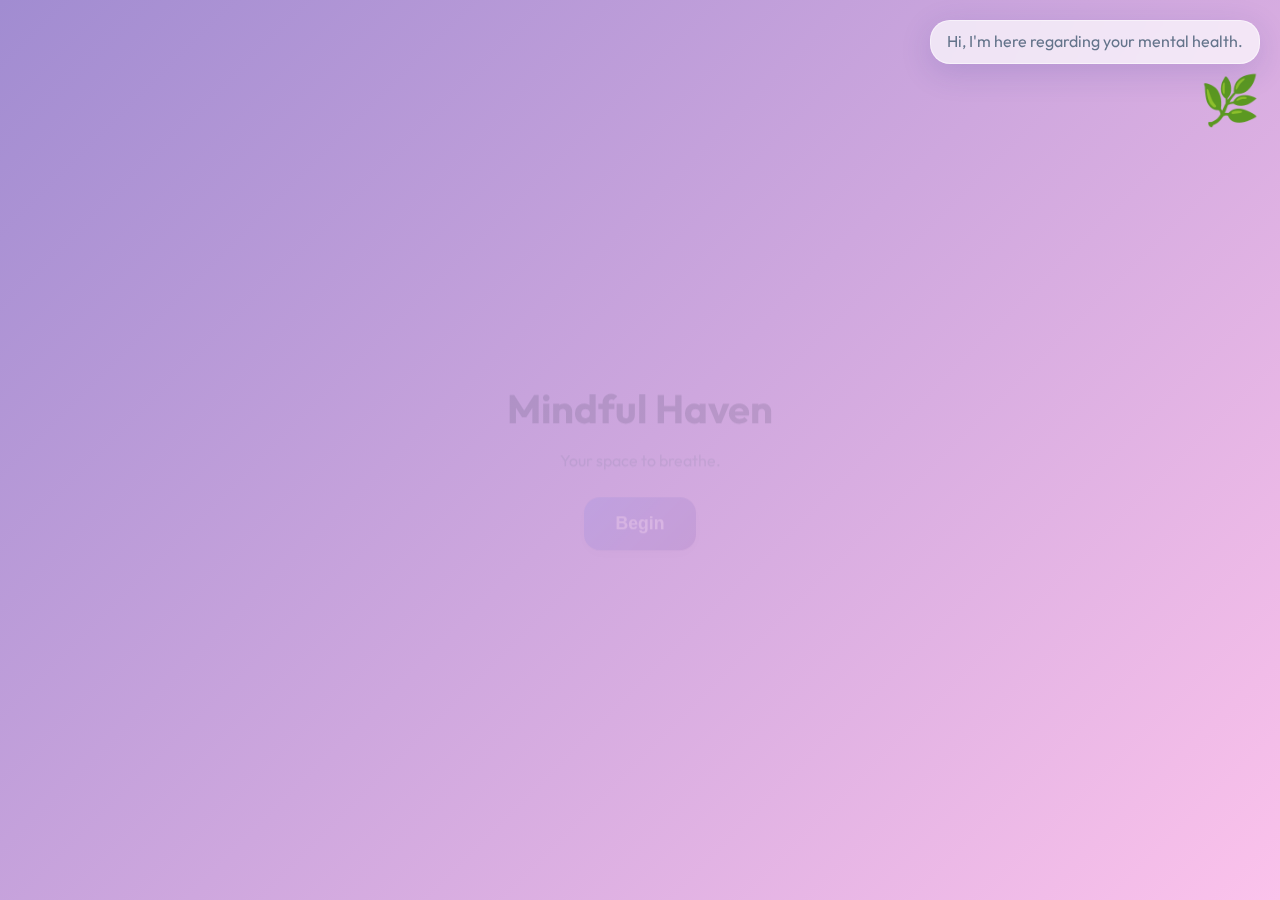
<file: index.html>
<!DOCTYPE html>
<html lang="en">

<head>
    <meta charset="UTF-8">
    <meta http-equiv="refresh" content="0; url=dashboard.html">
    <title>Redirecting...</title <script>
    window.location.href = "dashboard.html";
    </script>
</head>

<body>
    <p>Redirecting to <a href="dashboard.html">Login</a>...</p>
</body>

</html>
</file>
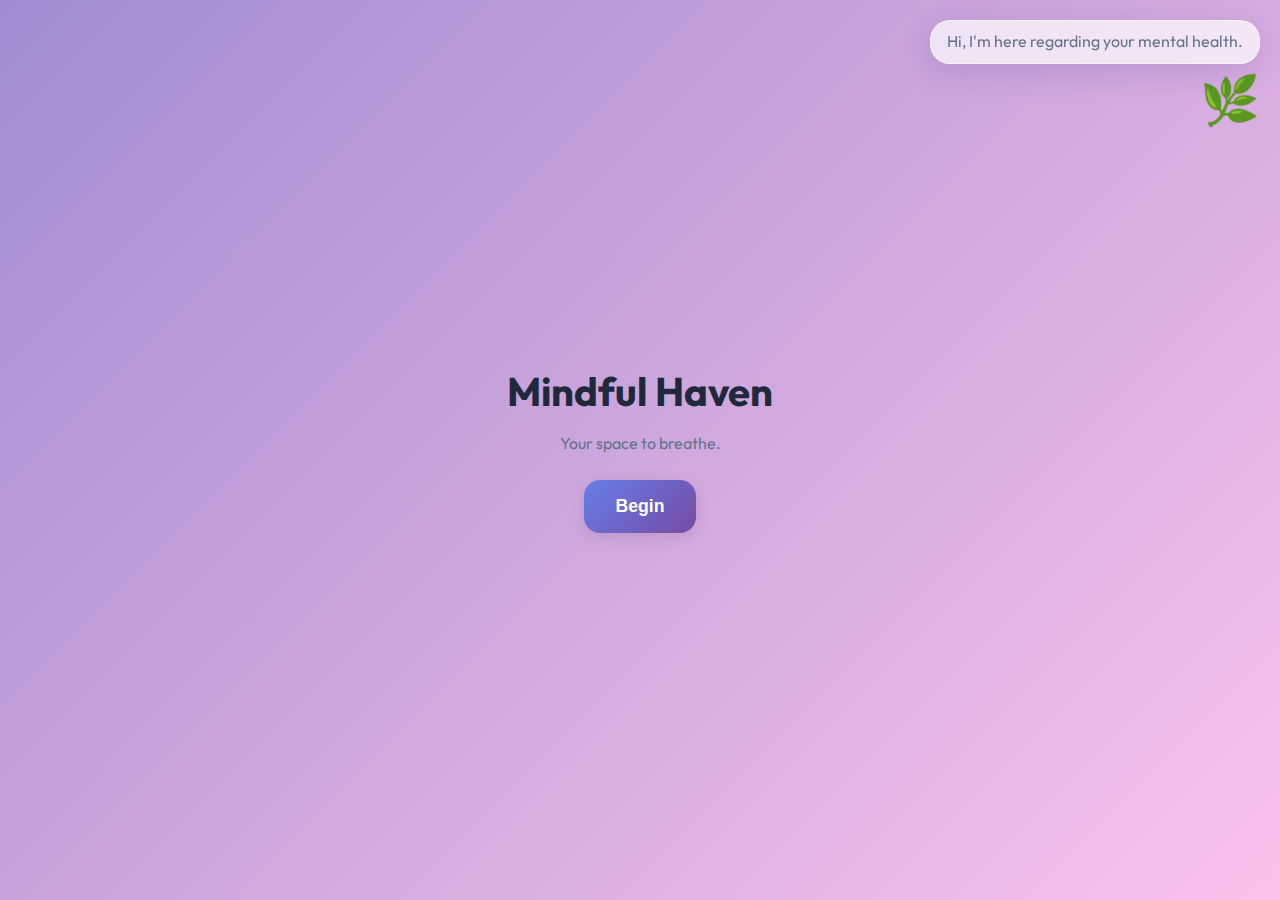
<file: breathing.html>
<!DOCTYPE html>
<html lang="en">

<head>
    <meta charset="UTF-8">
    <meta name="viewport" content="width=device-width, initial-scale=1.0">
    <title>Breathing Space - Mindful Haven</title>
    <link href="https://fonts.googleapis.com/css2?family=Outfit:wght@300;400;600&display=swap" rel="stylesheet">
    <link rel="stylesheet" href="style.css">
    <style>
        .nav-grid {
            display: grid;
            grid-template-columns: repeat(auto-fit, minmax(200px, 1fr));
            gap: 1.5rem;
            max-width: 1000px;
            margin: 2rem auto;
            padding: 0 1rem;
        }

        .nav-card {
            background: rgba(255, 255, 255, 0.7);
            padding: 1.5rem;
            border-radius: 16px;
            text-align: center;
            text-decoration: none;
            color: #2d3748;
            transition: all 0.3s ease;
            box-shadow: 0 4px 6px rgba(0, 0, 0, 0.05);
            backdrop-filter: blur(10px);
            border: 1px solid rgba(255, 255, 255, 0.3);
        }

        .nav-card:hover {
            transform: translateY(-5px);
            background: rgba(255, 255, 255, 0.9);
            box-shadow: 0 10px 15px rgba(0, 0, 0, 0.1);
        }

        .nav-card h3 {
            margin: 0;
            font-size: 1.2rem;
            color: var(--primary);
        }

        .breathing-center {
            text-align: center;
            padding: 3rem 1rem;
        }

        #breathing-circle {
            width: 150px;
            height: 150px;
            background: linear-gradient(135deg, #a8edea 0%, #fed6e3 100%);
            border-radius: 50%;
            margin: 2rem auto;
            animation: breathe 8s infinite ease-in-out;
            box-shadow: 0 0 30px rgba(168, 237, 234, 0.6);
            display: flex;
            align-items: center;
            justify-content: center;
            cursor: pointer;
        }

        @keyframes breathe {

            0%,
            100% {
                transform: scale(1);
                opacity: 0.8;
            }

            50% {
                transform: scale(1.5);
                opacity: 1;
            }
        }
    </style>
</head>

<body>
    <!-- Assistant -->
    <div style="position: fixed; top: 20px; right: 20px; display: flex; align-items: center; gap: 10px; z-index: 100;">
        <div class="glass-card" style="padding: 0.5rem 1rem; border-radius: 20px;">
            <p id="assistant-text" style="margin: 0;">Take a deep breath.</p>
        </div>
        <div style="font-size: 3rem;">🌿</div>
    </div>

    <div class="app-container">
        <header style="text-align: center; padding-top: 2rem; padding-bottom: 2rem;">
            <h1>Breathing Space</h1>
            <p>Connect to all parts of your journey</p>
        </header>

        <!-- Breathing Visual -->
        <div class="breathing-center">
            <div id="breathing-circle" onclick="toggleBreathing()">
                <span id="breathing-status" style="color: white; font-weight: 600;">Tap to Pause</span>
            </div>
        </div>

        <!-- Navigation Links -->
        <h2 style="text-align: center; margin-top: 2rem;">Explore</h2>
        <div class="nav-grid">
            <a href="dashboard.html" class="nav-card">
                <h3>🏠 Dashboard</h3>
            </a>
            <a href="chat.html" class="nav-card">
                <h3>💬 Chat Friend</h3>
            </a>
            <a href="games.html" class="nav-card">
                <h3>🎮 Games</h3>
            </a>
            <a href="jarnalling.html" class="nav-card">
                <h3>📓 Journal</h3>
            </a>
            <a href="music.html" class="nav-card">
                <h3>🎵 Music</h3>
            </a>
            <a href="stresstracker.html" class="nav-card">
                <h3>📊 Stress Tracker</h3>
            </a>
            <a href="game2.html" class="nav-card">
                <h3>🧩 More Games</h3>
            </a>
            <a href="temp_music.html" class="nav-card">
                <h3>🎧 Cool Music</h3>
            </a>
            <a href="help.html" class="nav-card" style="border-color: #feb2b2;">
                <h3 style="color: #c53030;">🆘 Help</h3>
            </a>
            <a href="index.html" class="nav-card">
                <h3>👋 Intro</h3>
            </a>
            <a href="login.html" class="nav-card">
                <h3>🔑 Login</h3>
            </a>
        </div>

    </div>

    <script src="script.js"></script>
</body>

</html>
</file>
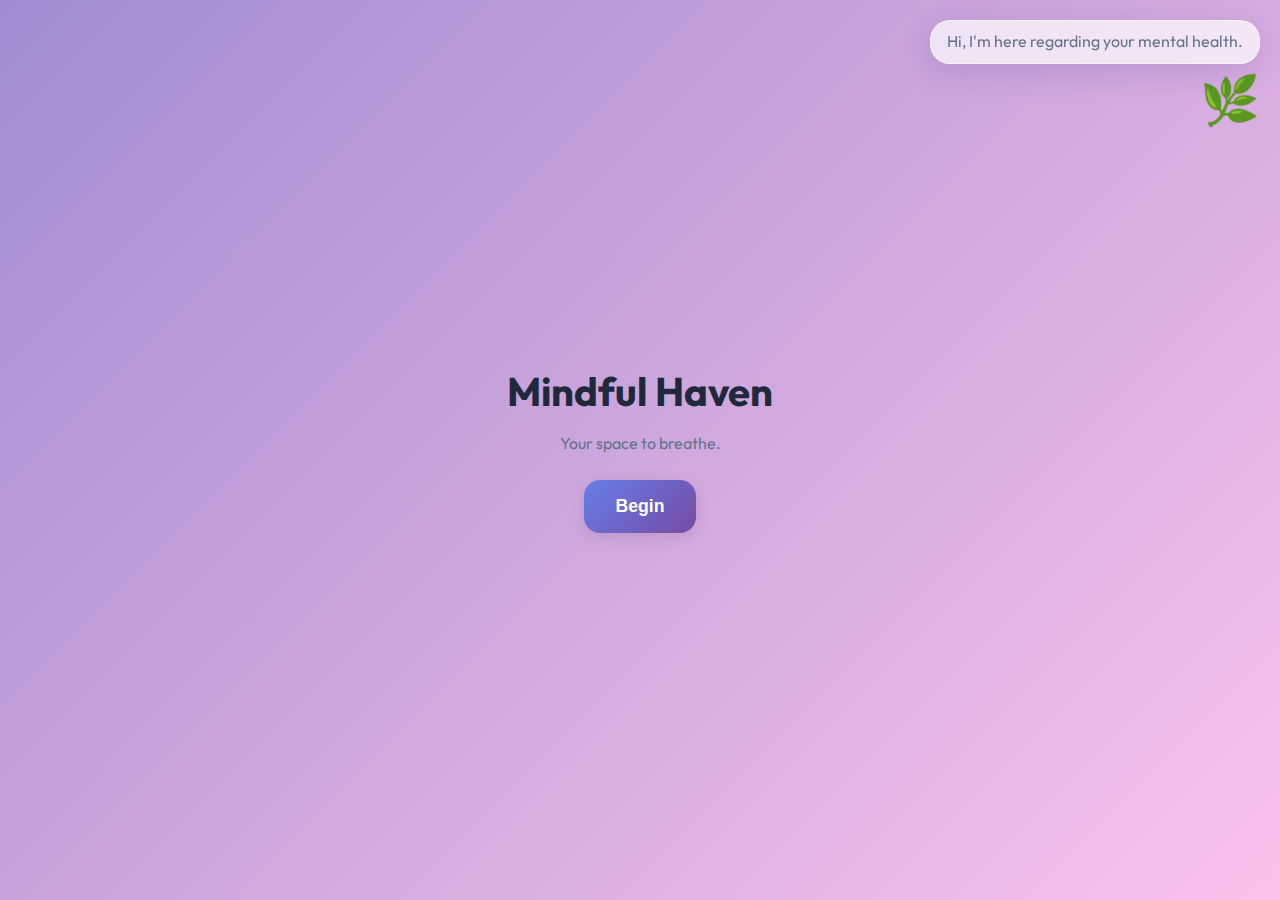
<file: chat.html>
<!DOCTYPE html>
<html lang="en">

<head>
    <meta charset="UTF-8">
    <title>Chat - Mindful Haven</title>
    <link rel="stylesheet" href="style.css">
    <style>
        .settings-btn {
            position: absolute;
            top: 20px;
            right: 20px;
            background: transparent;
            border: none;
            font-size: 1.5rem;
            cursor: pointer;
            opacity: 0.5;
        }

        .settings-btn:hover {
            opacity: 1;
        }

        .modal {
            display: none;
            position: fixed;
            top: 0;
            left: 0;
            width: 100%;
            height: 100%;
            background: rgba(0, 0, 0, 0.5);
            z-index: 1000;
            justify-content: center;
            align-items: center;
        }

        .modal.active {
            display: flex;
        }
    </style>
</head>

<body>
    <div style="padding: 20px;">
        <a href="dashboard.html" class="btn btn-ghost">← Back Home</a>
        <button class="settings-btn" onclick="toggleSettings()">⚙️</button>
    </div>

    <!-- API Key Modal -->
    <div id="settings-modal" class="modal">
        <div class="glass-card" style="width: 300px; padding: 2rem;">
            <h3>⚙️ AI Settings</h3>
            <p style="font-size: 0.9rem;">To enable real AI, please enter your API Key (e.g., Gemini / OpenAI).</p>
            <input type="password" id="api-key-input" placeholder="Paste API Key here..."
                style="width: 100%; margin-bottom: 1rem;">
            <div style="display: flex; gap: 10px;">
                <button class="btn" onclick="saveApiKey()">Save</button>
                <button class="btn btn-ghost" onclick="toggleSettings()">Close</button>
            </div>
        </div>
    </div>

    <div class="app-container">
        <div class="glass-card" style="height: 80vh; display: flex; flex-direction: column;">
            <div
                style="display: flex; align-items: center; gap: 1rem; border-bottom: 1px solid rgba(0,0,0,0.1); padding-bottom: 1rem; margin-bottom: 1rem;">
                <div style="font-size: 2rem;">🌿</div>
                <div>
                    <h2>Friend Assistant</h2>
                    <p style="margin: 0;" id="assistant-text">I'm listening.</p>
                </div>
            </div>

            <div id="chat-history"
                style="flex: 1; overflow-y: auto; padding: 1rem; background: rgba(255,255,255,0.3); border-radius: 12px; display: flex; flex-direction: column; gap: 10px;">
                <div
                    style="align-self: flex-start; background: rgba(255,255,255,0.5); padding: 10px; border-radius: 10px;">
                    Hello. I am here to listen. How are you feeling today?
                </div>
            </div>

            <div style="display: flex; gap: 1rem; margin-top: 1rem;">
                <input type="text" id="chat-input" placeholder="Type a message..." style="margin-bottom: 0;">
                <button class="btn"
                    onclick="handleChatInput({target: document.getElementById('chat-input'), key: 'Enter'})">Send</button>
            </div>
        </div>
    </div>

    <script src="script.js"></script>
    <script>
        // Settings Logic (Local to page specific UI)
        function toggleSettings() {
            const m = document.getElementById('settings-modal');
            m.classList.toggle('active');
            if (m.classList.contains('active')) {
                document.getElementById('api-key-input').value = localStorage.getItem('mh_api_key') || '';
            }
        }
        function saveApiKey() {
            const k = document.getElementById('api-key-input').value;
            if (k) {
                localStorage.setItem('mh_api_key', k);
                toggleSettings();
                alert("API Key Saved!");
            }
        }
    </script>
</body>

</html>
</file>
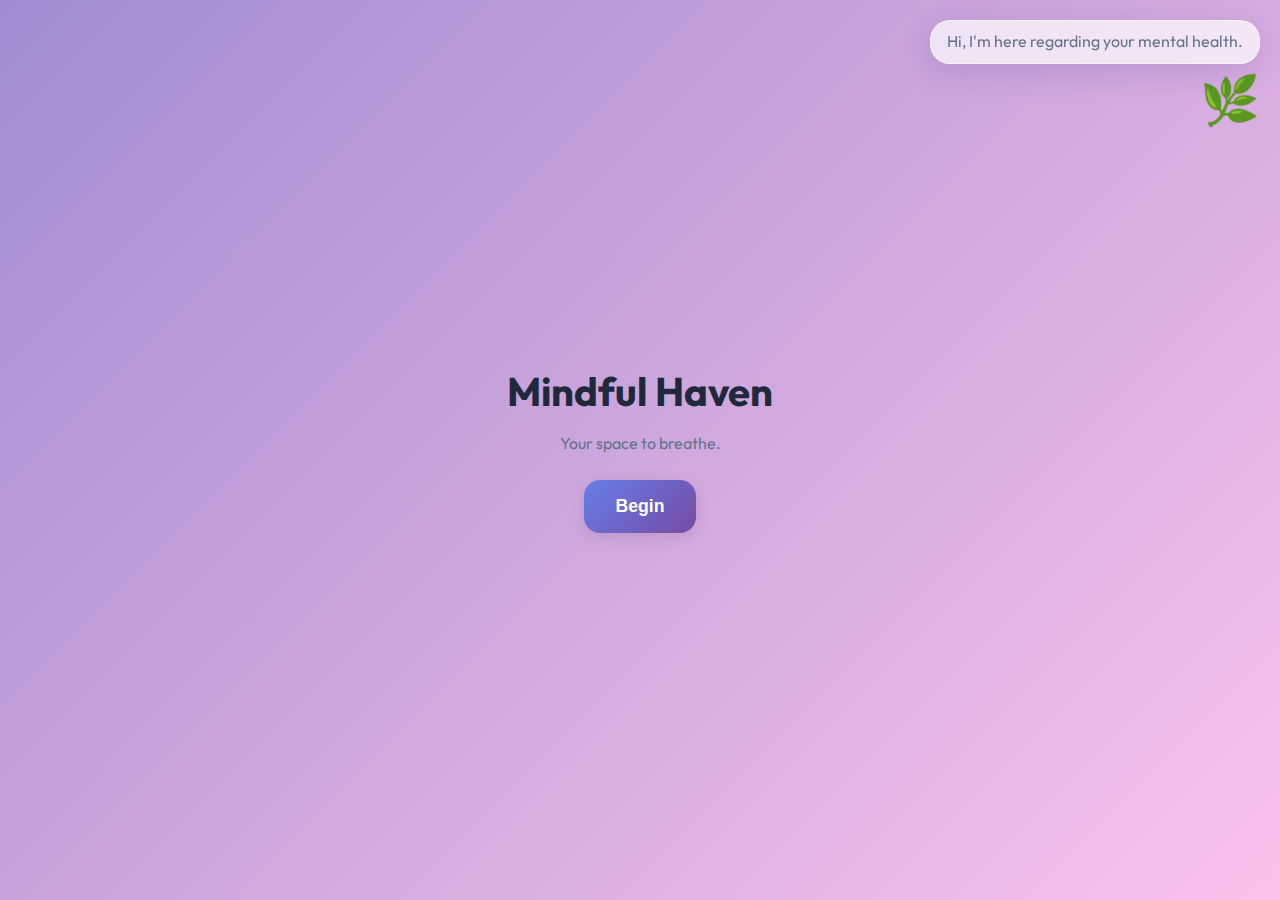
<file: dashboard.html>
<!DOCTYPE html>
<html lang="en">

<head>
    <meta charset="UTF-8">
    <meta name="viewport" content="width=device-width, initial-scale=1.0">
    <title>Dashboard - Mindful Haven</title>
    <link href="https://fonts.googleapis.com/css2?family=Outfit:wght@300;400;600&display=swap" rel="stylesheet">
    <link rel="stylesheet" href="style.css">
</head>

<body>

    <!-- Nav / Assistant -->
    <div style="position: fixed; top: 20px; right: 20px; z-index: 100; display: flex; align-items: center; gap: 10px;">
        <div class="glass-card" style="padding: 0.5rem 1rem; border-radius: 20px;">
            <p id="assistant-text" style="margin: 0; font-size: 0.9rem;">Welcome home.</p>
        </div>
        <div id="assistant-avatar" style="font-size: 3rem;">🌿</div>
    </div>

    <!-- Chat Overlay -->
    <div id="active-chat-window" class="glass-card hidden"
        style="position: fixed; bottom: 20px; right: 20px; width: 300px; height: 400px; z-index: 200; display: flex; flex-direction: column;">
        <div id="chat-history" style="flex: 1; overflow-y: auto; padding: 10px;"></div>
        <input type="text" id="chat-input" placeholder="Chat with friend..." style="width: 100%;">
    </div>
    <button onclick="toggleChatWindow()"
        style="position: fixed; bottom: 20px; right: 20px; z-index: 190; border-radius: 50%; width: 50px; height: 50px; border: none; background: white; font-size: 1.5rem; box-shadow: 0 4px 10px rgba(0,0,0,0.1); cursor: pointer;">💬</button>

    <div class="app-container" id="dashboard-container">
        <header style="margin-bottom: 2rem; display: flex; justify-content: space-between; align-items: center;">
            <h1 id="user-greeting">Welcome</h1>
            <button class="btn btn-ghost" onclick="logout()">Log Out</button>
        </header>

        <div class="feature-grid">
            <!-- Profession Card Injected Here via script.js -->

            <!-- Menu Links -->
            <a href="games.html" class="glass-card"
                style="text-decoration: none; color: inherit; transition: transform 0.2s;">
                <h3 style="margin-bottom: 0.5rem;">🎮 Play & Games</h3>
                <p>Bubble Pop, Art Canvas</p>
            </a>

            <a href="music.html" class="glass-card"
                style="text-decoration: none; color: inherit; transition: transform 0.2s;">
                <h3 style="margin-bottom: 0.5rem;">🎵 Music & Breathe</h3>
                <p>Soundscapes, Meditation</p>
            </a>

            <a href="jarnalling.html" class="glass-card"
                style="text-decoration: none; color: inherit; transition: transform 0.2s;">
                <h3 style="margin-bottom: 0.5rem;">📓 Journal & Plan</h3>
                <p>Burn Journal, Low-stress Planner</p>
            </a>

            <a href="stresstracker.html" class="glass-card"
                style="text-decoration: none; color: inherit; transition: transform 0.2s;">
                <h3 style="margin-bottom: 0.5rem;">📊 Stress Tracker</h3>
                <p>Check your history</p>
            </a>

            <a href="chat.html" class="glass-card"
                style="text-decoration: none; color: inherit; transition: transform 0.2s;">
                <h3 style="margin-bottom: 0.5rem;">💬 Full Chat</h3>
                <p>Talk to your friend</p>
            </a>

            <a href="help.html" class="glass-card"
                style="background: rgba(239, 68, 68, 0.2); text-decoration: none; color: inherit; transition: transform 0.2s;">
                <h3 style="margin-bottom: 0.5rem;">🆘 Crisis & Help</h3>
                <p>Grounding, Emergency</p>
            </a>

            <a href="temp_music.html" class="glass-card"
                style="background: rgba(239, 68, 68, 0.2); text-decoration: none; color: inherit; transition: transform 0.2s;">
                <h3 style="margin-bottom: 0.5rem;">cool music</h3>
                <p>lesson and forget every thing </p>
            </a>

            <a href="game2.html" class="glass-card"
                style="background: rgba(239, 68, 68, 0.2); text-decoration: none; color: inherit; transition: transform 0.2s;">
                <h3 style="margin-bottom: 0.5rem;">break game</h3>
                <p>break the things game </p>
            </a>


        </div>
    </div>

    <script src="script.js"></script>
</body>

</html>
</file>
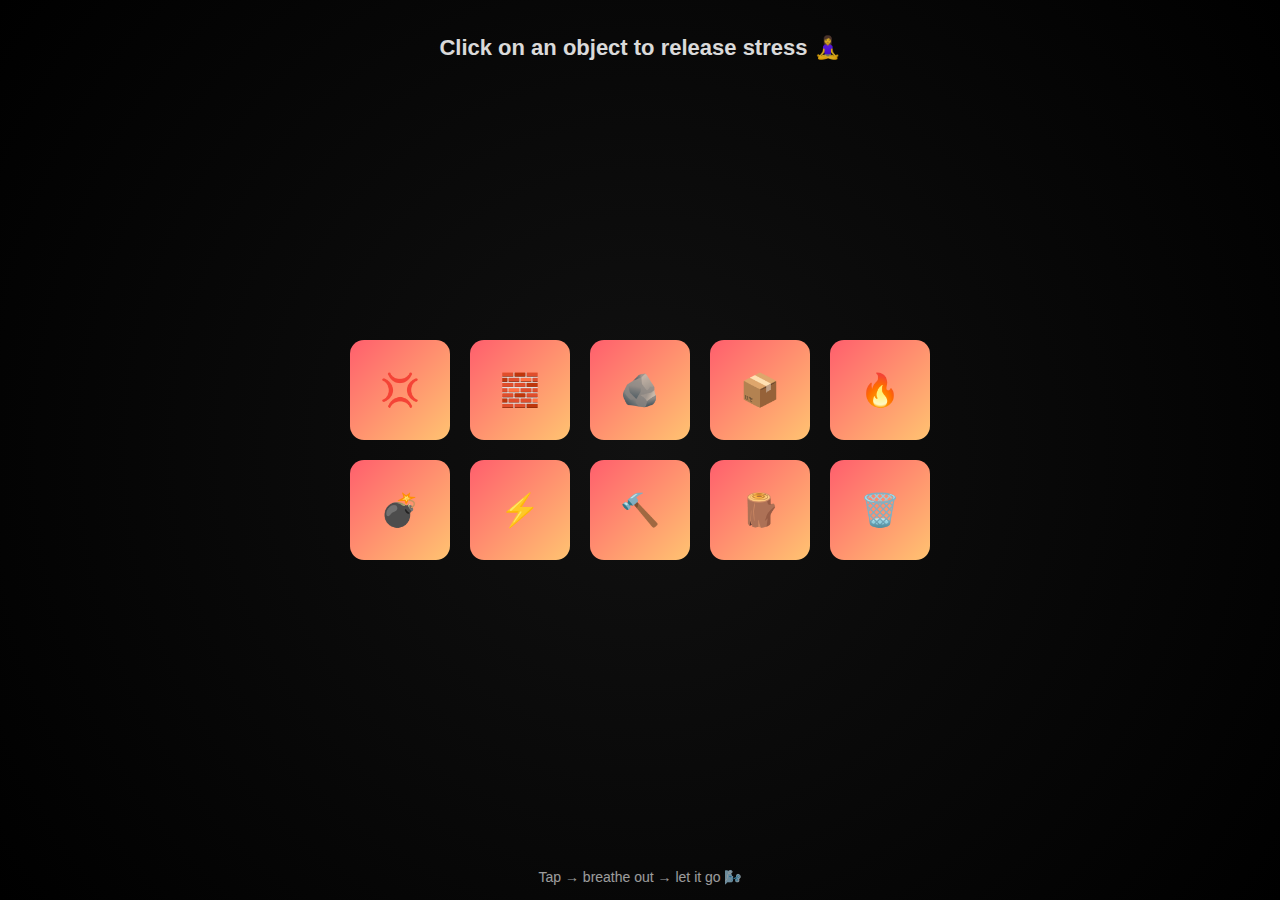
<file: game2.html>
<!DOCTYPE html>
<html lang="en">

<head>
    <meta charset="UTF-8">
    <title>Click to Release Stress</title>

    <style>
        body {
            margin: 0;
            height: 100vh;
            background: radial-gradient(circle, #111, #000);
            display: flex;
            justify-content: center;
            align-items: center;
            font-family: Arial, sans-serif;
            color: white;
            overflow: hidden;
        }

        h1 {
            position: absolute;
            top: 20px;
            font-size: 22px;
            opacity: 0.85;
        }

        .container {
            display: grid;
            grid-template-columns: repeat(5, 100px);
            gap: 20px;
        }

        .item {
            width: 100px;
            height: 100px;
            background: linear-gradient(135deg, #ff5f6d, #ffc371);
            border-radius: 14px;
            display: flex;
            justify-content: center;
            align-items: center;
            font-size: 32px;
            cursor: pointer;
            transition: transform 0.4s ease, opacity 0.4s ease;
            user-select: none;
        }

        /* Shake animation before breaking */
        .shake {
            animation: shake 0.4s;
        }

        @keyframes shake {
            0% {
                transform: translateX(0);
            }

            25% {
                transform: translateX(-6px);
            }

            50% {
                transform: translateX(6px);
            }

            75% {
                transform: translateX(-6px);
            }

            100% {
                transform: translateX(0);
            }
        }

        /* Destroyed state */
        .destroyed {
            transform: scale(0);
            opacity: 0;
            pointer-events: none;
        }

        footer {
            position: absolute;
            bottom: 15px;
            font-size: 14px;
            opacity: 0.6;
        }
    </style>
</head>

<body>

    <h1>Click on an object to release stress 🧘‍♀️</h1>

    <div class="container">
        <!-- 10 Stress Objects -->
        <div class="item">💢</div>
        <div class="item">🧱</div>
        <div class="item">🪨</div>
        <div class="item">📦</div>
        <div class="item">🔥</div>
        <div class="item">💣</div>
        <div class="item">⚡</div>
        <div class="item">🔨</div>
        <div class="item">🪵</div>
        <div class="item">🗑️</div>
    </div>

    <footer>Tap → breathe out → let it go 🌬️</footer>

    <script>
        const items = document.querySelectorAll(".item");
        let destroyedCount = 0;

        items.forEach(item => {
            item.addEventListener("click", () => {
                if (item.classList.contains("destroyed")) return;

                // Shake first
                item.classList.add("shake");

                setTimeout(() => {
                    item.classList.remove("shake");
                    item.classList.add("destroyed");
                    destroyedCount++;

                    // If all items destroyed → reset
                    if (destroyedCount === items.length) {
                        setTimeout(resetAll, 1200);
                    }
                }, 400);
            });
        });

        function resetAll() {
            items.forEach(item => {
                item.classList.remove("destroyed");
            });
            destroyedCount = 0;
        }
    </script>

</body>

</html>
</file>
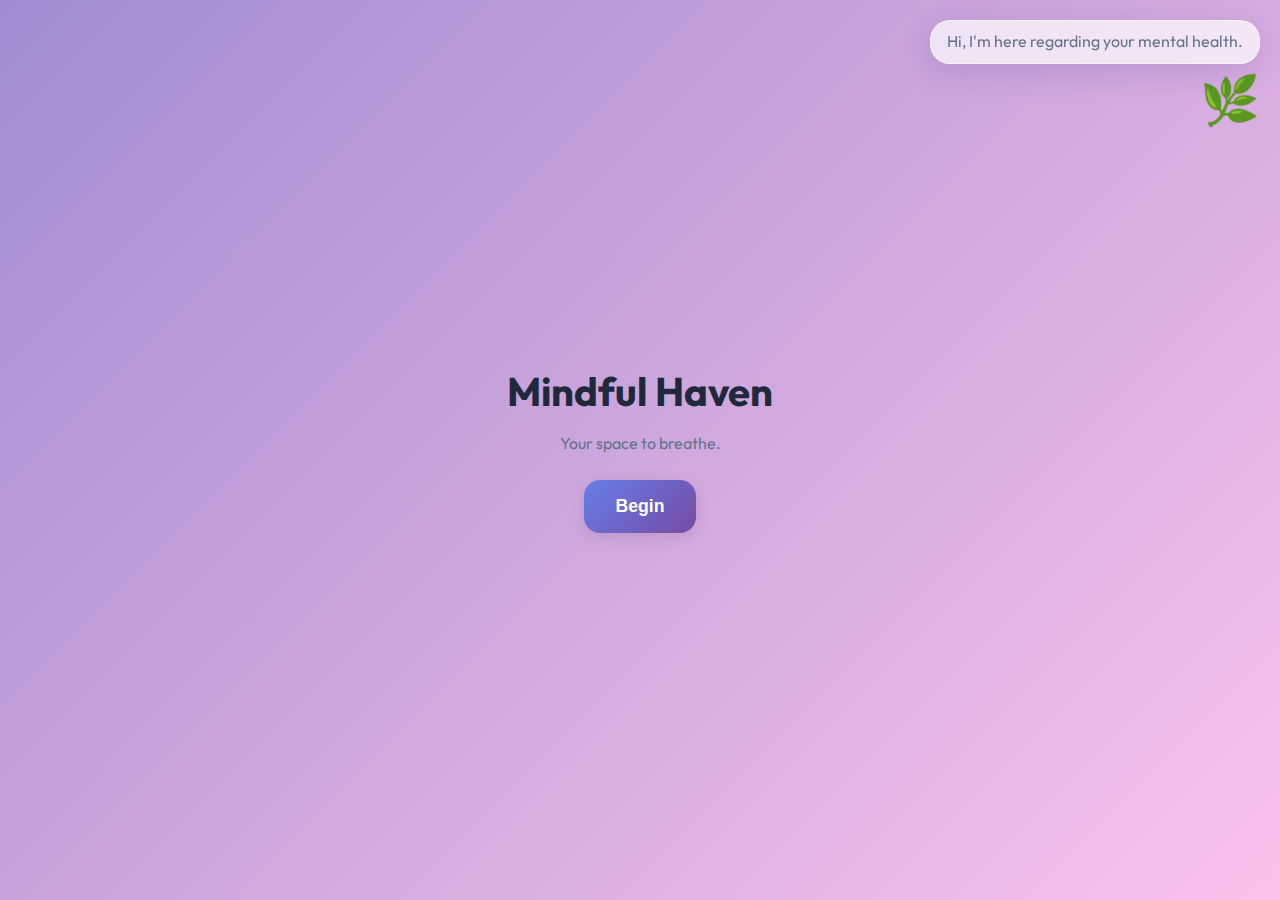
<file: games.html>
<!DOCTYPE html>
<html lang="en">

<head>
    <meta charset="UTF-8">
    <title>Game Library - Mindful Haven</title>
    <link href="https://fonts.googleapis.com/css2?family=Outfit:wght@300;400;600&display=swap" rel="stylesheet">
    <link rel="stylesheet" href="style.css">
    <style>
        .category-header {
            margin: 2rem 0 1rem;
            color: var(--primary);
            font-weight: 600;
            display: flex;
            align-items: center;
            gap: 0.5rem;
        }

        .game-grid {
            display: grid;
            grid-template-columns: repeat(auto-fit, minmax(280px, 1fr));
            gap: 1.5rem;
        }

        .game-card {
            cursor: pointer;
            transition: transform 0.2s;
            position: relative;
            overflow: hidden;
        }

        .game-card:hover {
            transform: translateY(-5px);
        }

        .badge {
            background: rgba(0, 0, 0, 0.1);
            padding: 2px 8px;
            border-radius: 10px;
            font-size: 0.8rem;
        }

        /* Specific Game Styles */
        #zen-garden-canvas {
            background: #fdf6e3;
            border-radius: 12px;
            cursor: crosshair;
        }

        #virtual-plant {
            font-size: 5rem;
            transition: transform 0.5s ease;
            cursor: pointer;
        }

        .pulse-light {
            width: 60px;
            height: 60px;
            border-radius: 50%;
            background: #ffd700;
            opacity: 0.3;
            margin: 0 auto;
            transition: all 0.2s;
            cursor: pointer;
        }

        .pulse-light.glowing {
            animation: pulseGlow 2s infinite ease-in-out;
        }

        @keyframes pulseGlow {
            0% {
                opacity: 0.3;
                transform: scale(1);
            }

            50% {
                opacity: 1;
                transform: scale(1.3);
                box-shadow: 0 0 30px #ffd700;
            }

            100% {
                opacity: 0.3;
                transform: scale(1);
            }
        }

        .falling-star {
            animation: fall 1s ease forwards;
            font-size: 1.2rem;
        }

        @keyframes fall {
            to {
                top: 80%;
            }
        }
    </style>
</head>

<body onload="initZenGarden(); initPlantCare(); initBreathingGame();">

    <div style="padding: 20px; display: flex; justify-content: space-between;">
        <a href="dashboard.html" class="btn btn-ghost">← Back Home</a>
        <button class="btn btn-ghost" onclick="toggleChatWindow()">💬 Assistant</button>
    </div>

    <!-- Assistant Overlay -->
    <div id="active-chat-window" class="glass-card hidden"
        style="position: fixed; bottom: 80px; right: 20px; width: 300px; height: 300px; z-index: 200;">
        <div id="chat-history" style="height: 250px; overflow-y: auto;"></div>
        <input type="text" id="chat-input" placeholder="Say hi..." style="width: 100%;">
    </div>

    <div class="app-container" style="padding-top: 0;">
        <h1 style="text-align: center; margin-bottom: 0.5rem;">Mindful Arcade</h1>
        <p style="text-align: center; margin-bottom: 2rem;">No scores. No pressure. Just flow.</p>

        <!-- CATEGORY 1: NATURE & ZEN -->
        <h2 class="category-header">🌿 Nature & Zen <span class="badge">Restorative</span></h2>
        <div class="game-grid">

            <div class="glass-card game-card">
                <h3>🏜️ Zen Garden Raker</h3>
                <p>Draw patterns in the sand.</p>
                <canvas id="zen-garden-canvas" width="300" height="200" style="width: 100%;"></canvas>
            </div>

            <div class="glass-card game-card" style="text-align: center;">
                <h3>🌱 Virtual Plant Care</h3>
                <p>Click to water. Watch it grow.</p>
                <div id="virtual-plant" onclick="waterPlant()">🌱</div>
                <p style="font-size: 0.8rem; margin-top: 10px;">Thrives on kindness.</p>
            </div>

            <div class="glass-card game-card" style="text-align: center;">
                <h3>🌬️ Flow Breathing Orb</h3>
                <p>Sync your breath.</p>
                <div id="breathing-orb"
                    style="width: 80px; height: 80px; background: linear-gradient(135deg, #a18cd1, #fbc2eb); border-radius: 50%; margin: 1rem auto; animation: breathe 8s infinite ease-in-out;">
                </div>
                <p id="breathing-text">Inhale...</p>
            </div>

            <div class="glass-card game-card" onclick="updateAssistant('Imagine the smell of pine...')">
                <h3>🌲 Forest Walk Simulator</h3>
                <p>Audio-guided visual walk.</p>
                <button class="btn" style="width: 100%; margin-top: 1rem;">Start Walk</button>
            </div>

            <div class="glass-card game-card" onclick="updateAssistant('Watch the clouds drift by...')">
                <h3>☁️ Cloud Drift</h3>
                <p>Swipe clouds away.</p>
                <div
                    style="height: 100px; background: linear-gradient(to bottom, #87ceeb, #e0f6ff); border-radius: 12px; position: relative;">
                    <div style="position: absolute; top: 20px; left: 20px; font-size: 2rem;">☁️</div>
                    <div style="position: absolute; top: 50px; right: 40px; font-size: 1.5rem;">☁️</div>
                </div>
            </div>
        </div>

        <!-- CATEGORY 2: CREATIVE & EXPRESSION -->
        <h2 class="category-header">🎨 Creative & Expression <span class="badge">Release</span></h2>
        <div class="game-grid">

            <div class="glass-card game-card">
                <h3>🖍️ Color Therapy</h3>
                <p>Click shapes to fill with calm.</p>
                <div style="display: flex; gap: 5px; margin-bottom: 10px; justify-content: center;">
                    <div onclick="setColorTherapy('#ffb7b2')"
                        style="width: 20px; height: 20px; background: #ffb7b2; border-radius: 50%; cursor: pointer;">
                    </div>
                    <div onclick="setColorTherapy('#b2f7ef')"
                        style="width: 20px; height: 20px; background: #b2f7ef; border-radius: 50%; cursor: pointer;">
                    </div>
                    <div onclick="setColorTherapy('#e0bbe4')"
                        style="width: 20px; height: 20px; background: #e0bbe4; border-radius: 50%; cursor: pointer;">
                    </div>
                </div>
                <!-- Simple SVG Mandala Mock -->
                <svg width="100%" height="150" viewBox="0 0 100 100"
                    style="background: rgba(255,255,255,0.5); border-radius: 12px;">
                    <circle cx="50" cy="50" r="40" stroke="black" fill="white" onclick="paintShape(event)" />
                    <circle cx="50" cy="50" r="20" stroke="black" fill="white" onclick="paintShape(event)" />
                    <path d="M50 10 L60 40 L50 70 L40 40 Z" stroke="black" fill="white" onclick="paintShape(event)" />
                </svg>
            </div>

            <div class="glass-card game-card">
                <h3>🎭 Emotion Sketch</h3>
                <p>Draw what you feel.</p>
                <canvas id="play-canvas" width="600" height="300"
                    style="width: 100%; border-radius: 12px; background: white; cursor: crosshair;"></canvas>
                <button class="btn btn-ghost" style="margin-top: 5px; font-size: 0.8rem;"
                    onclick="clearCanvas()">Clear</button>
            </div>

            <div class="glass-card game-card">
                <h3>🎹 Mood Mixer</h3>
                <p>Build your calm.</p>
                <div style="display: grid; grid-template-columns: 1fr 1fr; gap: 5px;">
                    <button class="btn btn-ghost" onclick="playSound('Rain')">🌧️ Rain</button>
                    <button class="btn btn-ghost" onclick="playSound('Piano')">🎹 Piano</button>
                    <button class="btn btn-ghost" onclick="playSound('Lofi')">🎧 Lo-fi</button>
                    <button class="btn btn-ghost" onclick="playSound('Wind')">🎐 Wind</button>
                </div>
            </div>

        </div>

        <!-- CATEGORY 3: FOCUS & COGNITION -->
        <h2 class="category-header">🧠 Focus & Flow <span class="badge">Grounding</span></h2>
        <div class="game-grid">

            <div class="glass-card game-card" style="text-align: center;">
                <h3>💡 Light Pulse Tap</h3>
                <p>Tap only when it glows.</p>
                <div id="pulse-light" class="pulse-light glowing" onclick="tapLight()"></div>
            </div>

            <div class="glass-card game-card">
                <h3>🫧 Bubble Popper</h3>
                <canvas id="bubble-canvas" width="300" height="200"
                    style="width: 100%; border-radius: 12px; background: linear-gradient(to bottom, #e0f2fe, #fff);"></canvas>
            </div>

            <div class="glass-card game-card" onclick="updateAssistant('Find the slow match...')">
                <h3>🧩 Soft Puzzle</h3>
                <p>Match the gentle shapes.</p>
                <div style="display: flex; gap: 10px; justify-content: center; font-size: 2rem;">
                    <div>🟦</div>
                    <div>🔵</div>
                    <div>🟦</div>
                </div>
            </div>

            <div class="glass-card game-card" style="text-align: center;">
                <h3>💫 Finger Labyrinth</h3>
                <p>Trace the path slowly.</p>
                <svg width="100%" height="150" style="margin: 0 auto;">
                    <path d="M10 75 Q 50 10 90 75 T 170 75" fill="none" stroke="#ddd" stroke-width="20"
                        stroke-linecap="round" />
                    <circle cx="10" cy="75" r="10" fill="var(--primary)" />
                </svg>
            </div>

        </div>

        <!-- CATEGORY 4: EMOTIONAL SUPPORT -->
        <h2 class="category-header">❤️ Emotional Support <span class="badge">Connection</span></h2>
        <div class="game-grid">

            <div class="glass-card game-card" style="position: relative;">
                <h3>🏺 Gratitude Jar</h3>
                <p>Drop one good thought.</p>
                <div id="gratitude-jar-visual"
                    style="height: 100px; border: 2px solid rgba(0,0,0,0.2); border-top: none; border-radius: 0 0 20px 20px; position: relative; overflow: hidden; margin-bottom: 10px;">
                </div>
                <input type="text" id="gratitude-input" placeholder="I am grateful for..."
                    style="margin-bottom: 0.5rem;">
                <button class="btn" style="width: 100%;" onclick="addGratitude()">Drop it in</button>
            </div>

            <div class="glass-card game-card" onclick="window.location.href='chat.html'">
                <h3>🤖 AI Friendly Companion</h3>
                <p>Talk to someone who listens.</p>
                <div style="font-size: 3rem; text-align: center;">🌿</div>
                <button class="btn btn-ghost" style="width: 100%;">Open Chat</button>
            </div>

            <div class="glass-card game-card" style="text-align: center;">
                <h3>⚡ 60-Second Reset</h3>
                <p>Breathe. Affirm. Stretch.</p>
                <button class="btn" onclick="startTimer(1)">Start 1 Min</button>
            </div>

        </div>

    </div>

    <script src="script.js"></script>
    <style>
        @keyframes breathe {
            0% {
                transform: scale(1);
            }

            50% {
                transform: scale(1.4);
            }

            100% {
                transform: scale(1);
            }
        }
    </style>
</body>

</html>
</file>
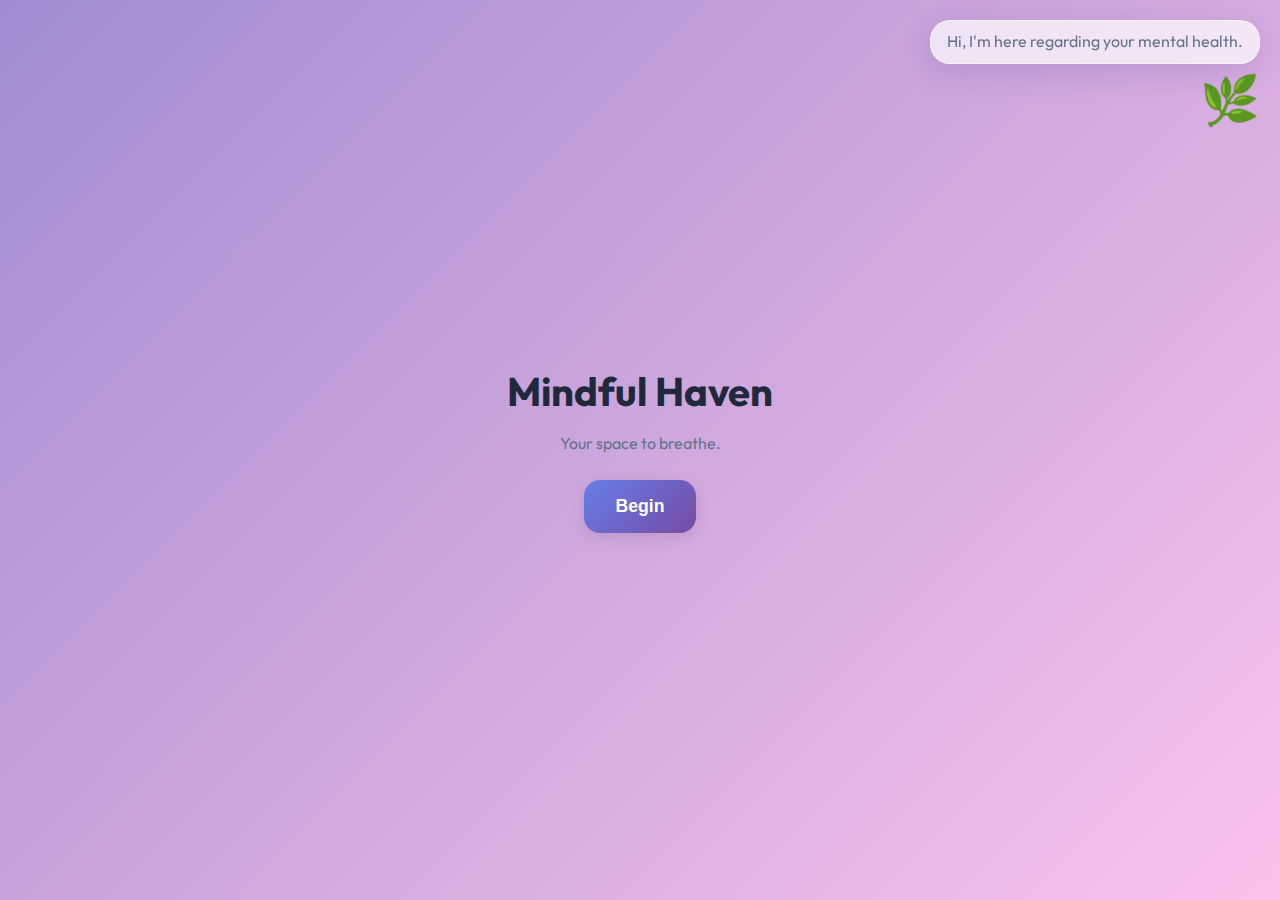
<file: help.html>
<!DOCTYPE html>
<html lang="en">

<head>
    <meta charset="UTF-8">
    <title>Help - Mindful Haven</title>
    <link rel="stylesheet" href="style.css">
    <style>
        body {
            background: linear-gradient(to bottom, #111827, #374151) !important;
            color: white;
        }

        .app-container {
            justify-content: center;
        }
    </style>
</head>

<body>
    <div class="app-container" style="text-align: center;">
        <div class="glass-card" style="background: rgba(0,0,0,0.5); border-color: rgba(255,255,255,0.1);">
            <h1 style="color: #f87171;">Crisis Support</h1>
            <p style="font-size: 1.2rem;">You are not alone.</p>

            <div style="margin: 2rem 0; padding: 2rem; background: rgba(255,255,255,0.05); border-radius: 20px;">
                <h2>Grounding Technique (5-4-3-2-1)</h2>
                <div id="grounding-step" style="font-size: 1.5rem; margin: 2rem 0; min-height: 50px;">
                    Click start to begin.
                </div>
                <button class="btn" onclick="startGrounding()" style="background: #3b82f6;">Start / Reset</button>
                <button class="btn" onclick="nextGroundingStep()"
                    style="border: 1px solid white; background: transparent;">Next Step</button>
            </div>

            <p id="assistant-text">I'm right here with you.</p>

            <div style="margin-top: 3rem;">
                <p>Emergency Resources:</p>
                <a href="#" style="color: #93c5fd; display: block;">National Suicide Prevention Lifeline</a>
                <a href="#" style="color: #93c5fd; display: block; margin-top: 10px;">Crisis Text Line</a>
            </div>

            <a href="dashboard.html" class="btn btn-ghost"
                style="margin-top: 2rem; color: white; border-color: white;">I feel better now</a>
        </div>
    </div>
    <script src="script.js"></script>
</body>

</html>
</file>
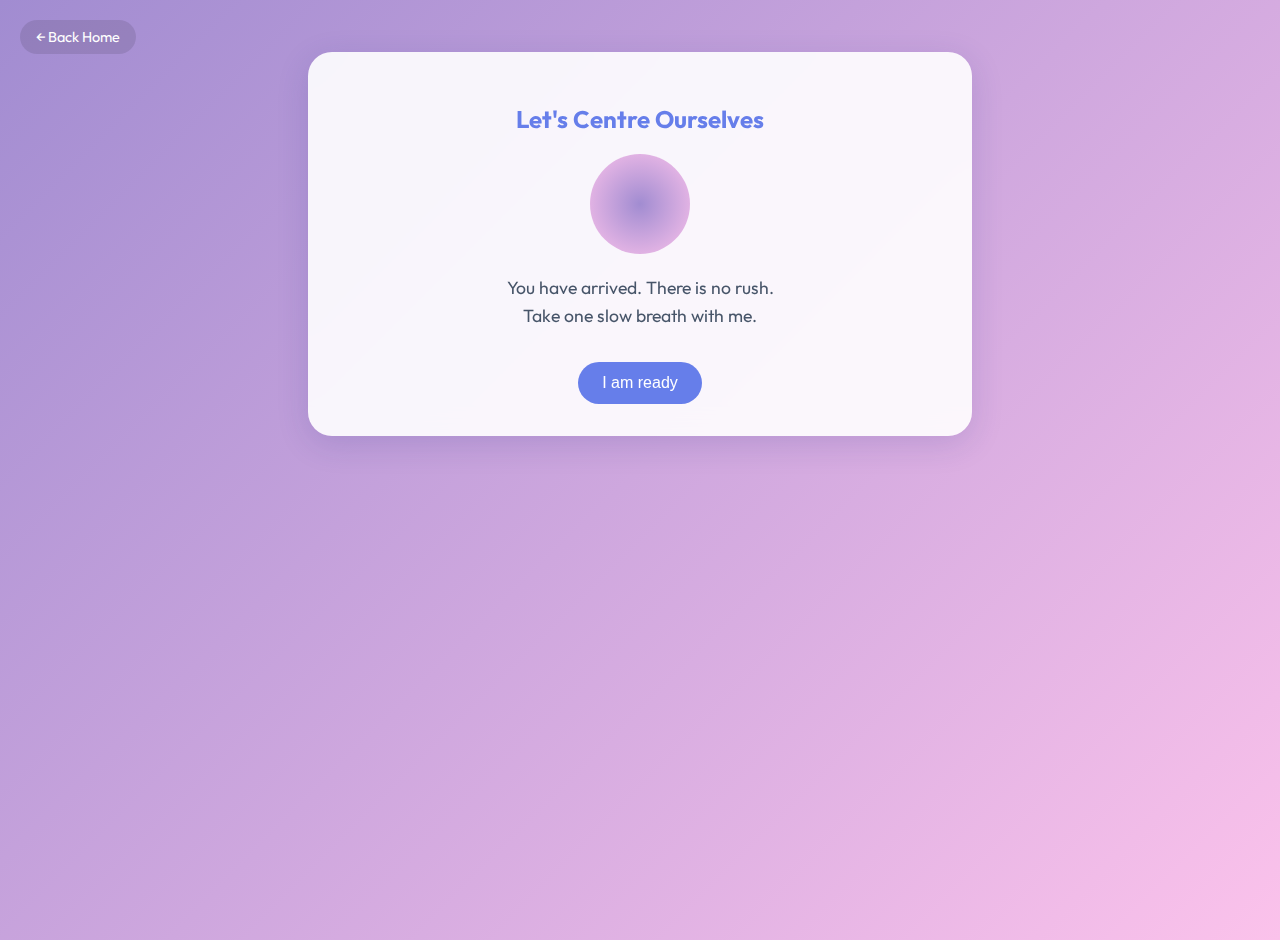
<file: jarnalling.html>
<!DOCTYPE html>
<html lang="en">

<head>
    <meta charset="UTF-8">
    <meta name="viewport" content="width=device-width, initial-scale=1.0">
    <title>Guided Journal - Mindful Haven</title>
    <link href="https://fonts.googleapis.com/css2?family=Outfit:wght@300;400;600&display=swap" rel="stylesheet">
    <style>
        :root {
            --primary: #667eea;
            --text: #1e293b;
            --bg-gradient: linear-gradient(135deg, #a18cd1 0%, #fbc2eb 100%);
        }

        body {
            font-family: 'Outfit', sans-serif;
            background: var(--bg-gradient);
            margin: 0;
            padding: 20px;
            min-height: 100vh;
            color: var(--text);
            display: flex;
            flex-direction: column;
            align-items: center;
        }

        .journal-container {
            width: 100%;
            max-width: 600px;
            background: rgba(255, 255, 255, 0.9);
            backdrop-filter: blur(12px);
            border-radius: 24px;
            padding: 2rem;
            box-shadow: 0 8px 32px 0 rgba(31, 38, 135, 0.15);
            margin-top: 2rem;
            position: relative;
            overflow: hidden;
            transition: all 0.5s ease;
        }

        h1,
        h2 {
            text-align: center;
            color: var(--primary);
            margin-bottom: 1rem;
        }

        p {
            font-size: 1.1rem;
            line-height: 1.6;
            text-align: center;
            color: #475569;
            margin-bottom: 2rem;
        }

        textarea,
        input {
            width: 100%;
            padding: 1rem;
            border-radius: 12px;
            border: 1px solid rgba(0, 0, 0, 0.1);
            background: rgba(255, 255, 255, 0.6);
            font-family: inherit;
            font-size: 1rem;
            margin-bottom: 1rem;
            resize: vertical;
        }

        textarea:focus,
        input:focus {
            outline: 2px solid var(--primary);
            background: white;
        }

        .btn {
            background: var(--primary);
            color: white;
            border: none;
            padding: 12px 24px;
            border-radius: 50px;
            font-size: 1rem;
            cursor: pointer;
            transition: transform 0.2s;
            display: block;
            margin: 0 auto;
        }

        .btn:hover {
            transform: scale(1.05);
        }

        .btn-ghost {
            background: transparent;
            color: var(--primary);
            border: 2px solid var(--primary);
            margin-top: 10px;
        }

        .btn-choice {
            width: 100%;
            margin: 15px 0;
            padding: 20px;
            text-align: left;
            display: flex;
            align-items: center;
            justify-content: space-between;
            border-radius: 15px;
            font-weight: bold;
            font-size: 1.1rem;
        }

        .step {
            display: none;
            opacity: 0;
            transition: opacity 0.5s ease;
        }

        .step.active {
            display: block;
            opacity: 1;
        }

        /* Animations */
        .breath-orb {
            width: 100px;
            height: 100px;
            background: radial-gradient(circle, #a18cd1, #fbc2eb);
            border-radius: 50%;
            margin: 20px auto;
            animation: breathe 6s infinite ease-in-out;
        }

        @keyframes breathe {

            0%,
            100% {
                transform: scale(1);
                opacity: 0.8;
            }

            50% {
                transform: scale(1.5);
                opacity: 0.5;
            }
        }

        /* Fire Animation */
        .burning {
            animation: burnAway 2s forwards;
            background: linear-gradient(to top, #ef4444, #f59e0b);
            color: transparent !important;
        }

        @keyframes burnAway {
            0% {
                transform: scale(1);
                opacity: 1;
                filter: blur(0);
            }

            100% {
                transform: scale(0.8) translateY(-50px) rotate(10deg);
                opacity: 0;
                filter: blur(10px);
            }
        }

        /* Locker Animation */
        .locked {
            animation: lockAway 2s forwards;
            border: 4px solid #475569;
            background: #cbd5e1;
            color: transparent !important;
            position: relative;
        }

        .locked::after {
            content: '🔒';
            position: absolute;
            top: 50%;
            left: 50%;
            transform: translate(-50%, -50%);
            font-size: 2rem;
            color: #1e293b;
            opacity: 1;
        }

        @keyframes lockAway {
            0% {
                transform: scale(1);
            }

            50% {
                transform: scale(0.9);
            }

            100% {
                transform: scale(0.2) translateY(100px);
                opacity: 0;
            }
        }

        .home-link {
            position: absolute;
            top: 20px;
            left: 20px;
            text-decoration: none;
            color: white;
            background: rgba(0, 0, 0, 0.1);
            padding: 8px 16px;
            border-radius: 20px;
            font-size: 0.9rem;
        }
    </style>
</head>

<body>

    <a href="dashboard.html" class="home-link">← Back Home</a>

    <div class="journal-container">

        <!-- STEP 1: Grounding -->
        <div class="step active" id="step-1">
            <h2>Let's Centre Ourselves</h2>
            <div class="breath-orb"></div>
            <p>You have arrived. There is no rush.<br>Take one slow breath with me.</p>
            <button class="btn" onclick="nextStep(2)">I am ready</button>
        </div>

        <!-- STEP 2: Check-in -->
        <div class="step" id="step-2">
            <h2>A Quick Check-in</h2>
            <p>How heavy does your mind feel right now? (1-10)</p>
            <input type="number" id="feeling-input" placeholder="5" min="1" max="10">
            <button class="btn" onclick="nextStep(3)">Continue</button>
        </div>

        <!-- STEP 3: Free Write -->
        <div class="step" id="step-3">
            <h2>Release Your Thoughts</h2>
            <p>Write it all down. No one is judging. No one else will see this.</p>
            <textarea id="burden-input" rows="6" placeholder="I am feeling..."></textarea>
            <button class="btn" onclick="nextStep(4)">Next</button>
        </div>

        <!-- STEP 4: Body Scan -->
        <div class="step" id="step-4">
            <h2>Find the Tension</h2>
            <p>Where is this feeling hiding in your body?</p>
            <div style="display: flex; gap: 10px; flex-wrap: wrap; justify-content: center; margin-bottom: 20px;">
                <button class="btn btn-ghost" onclick="selectBody('Shoulders')">Shoulders</button>
                <button class="btn btn-ghost" onclick="selectBody('Heart')">Heart</button>
                <button class="btn btn-ghost" onclick="selectBody('Stomach')">Stomach</button>
                <button class="btn btn-ghost" onclick="selectBody('Jaw')">Jaw</button>
            </div>
            <button class="btn" onclick="nextStep(5)">Proceed</button>
        </div>

        <!-- STEP 5: The Ritual -->
        <div class="step" id="step-5">
            <h2>Choose Your Release</h2>
            <p>That heavy thought you wrote... what do you want to do with it?</p>

            <button class="btn btn-choice" style="background: linear-gradient(135deg, #ef4444, #b91c1c);"
                onclick="triggerRitual('fire')">
                <span>🔥 <strong>Throw in Fire</strong><br><small style="font-weight:normal; opacity:0.8;">Burn it. Let
                        it disappear forever.</small></span>
                <span>➜</span>
            </button>

            <button class="btn btn-choice" style="background: linear-gradient(135deg, #64748b, #475569);"
                onclick="triggerRitual('locker')">
                <span>🔒 <strong>Save in Locker</strong><br><small style="font-weight:normal; opacity:0.8;">Lock it
                        away. Deal with it later, safely.</small></span>
                <span>➜</span>
            </button>

            <!-- Visual Container for the Effect -->
            <div id="ritual-display"
                style="margin-top: 20px; padding: 20px; background: white; border-radius: 10px; min-height: 60px; font-family: monospace; color: #333; box-shadow: inset 0 2px 5px rgba(0,0,0,0.05);">
                "Your burden will appear here..."
            </div>
        </div>

        <!-- STEP 6: Control & Comfort -->
        <div class="step" id="step-6">
            <h2>Small Steps</h2>
            <p>The weight is gone for now.</p>
            <p>What is one tiny thing you can control right now?</p>
            <input type="text" id="control-input" placeholder="e.g., Drinking a glass of water...">

            <button class="btn" onclick="nextStep(7)">Finish</button>
        </div>

        <!-- STEP 7: Affirmation -->
        <div class="step" id="step-7">
            <h2>You Have Done Enough</h2>
            <p id="final-msg">"It is okay to rest now. You are safe."</p>
            <div style="font-size: 4rem; margin: 20px 0;">🌿</div>
            <a href="dashboard.html" class="btn">Return to Sanctuary</a>
        </div>

    </div>

    <!-- Inline Logic -->
    <script>
        let currentStep = 1;

        function nextStep(n) {
            document.getElementById(`step-${currentStep}`).classList.remove('active');
            currentStep = n;
            document.getElementById(`step-${currentStep}`).classList.add('active');

            if (n === 5) {
                const burden = document.getElementById('burden-input').value || "This heavy feeling...";
                document.getElementById('ritual-display').innerText = burden;
            }
        }

        function selectBody(area) {
            // Visual highlight
            const btns = document.querySelectorAll('#step-4 .btn-ghost');
            btns.forEach(b => b.style.background = 'transparent');
            event.target.style.background = 'rgba(102, 126, 234, 0.2)';
        }

        function triggerRitual(type) {
            const display = document.getElementById('ritual-display');

            if (type === 'fire') {
                display.classList.add('burning');
            } else {
                display.classList.add('locked');
            }

            // Auto advance
            setTimeout(() => {
                nextStep(6);
            }, 2200);
        }
    </script>
</body>

</html>
</file>
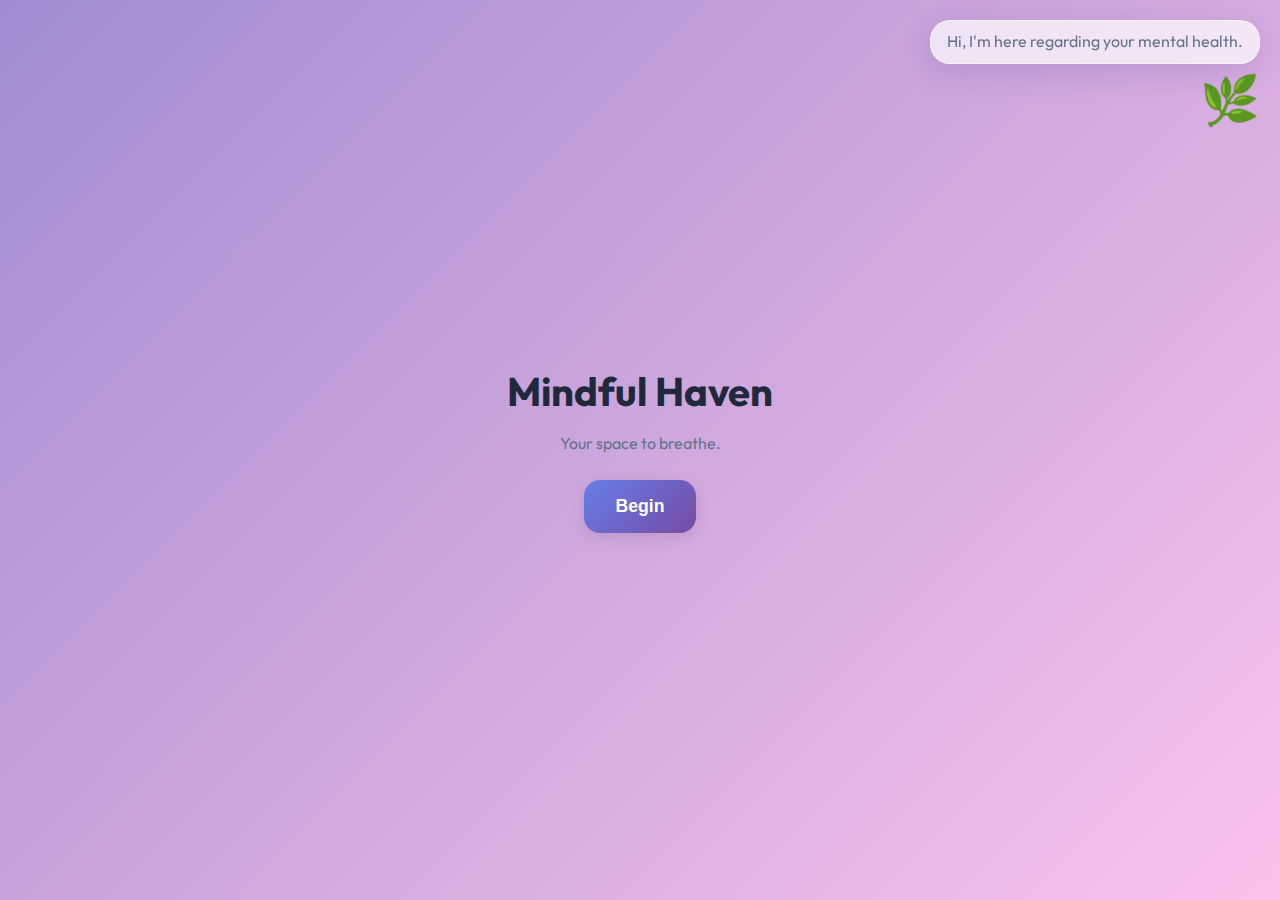
<file: login.html>
<!DOCTYPE html>
<html lang="en">

<head>
    <meta charset="UTF-8">
    <meta name="viewport" content="width=device-width, initial-scale=1.0">
    <title>Login - Mindful Haven</title>
    <link href="https://fonts.googleapis.com/css2?family=Outfit:wght@300;400;600&display=swap" rel="stylesheet">
    <link rel="stylesheet" href="style.css">
</head>

<body>

    <!-- Assistant Avatar -->
    <div style="position: fixed; top: 20px; right: 20px; text-align: right;">
        <div class="glass-card"
            style="padding: 0.5rem 1rem; border-radius: 20px; display: inline-block; margin-bottom: 5px;">
            <p id="assistant-text" style="margin: 0;">Hi, I'm here regarding your mental health.</p>
        </div>
        <div id="assistant-avatar" style="font-size: 3rem;">🌿</div>
    </div>

    <div class="app-container" style="justify-content: center; align-items: center;">

        <!-- STEP 1: Entry -->
        <section id="view-entry" class="fade-in" style="text-align: center;">
            <h1>Mindful Haven</h1>
            <p>Your space to breathe.</p>
            <button class="btn" onclick="startJourney()">Begin</button>
        </section>

        <!-- STEP 2: Onboarding -->
        <section id="view-onboarding" class="hidden glass-card" style="width: 100%; max-width: 400px;">
            <h2>About You</h2>
            <form onsubmit="submitOnboarding(event)">
                <input type="text" name="name" required placeholder="Name">
                <input type="number" name="age" required placeholder="Age">
                <select name="profession" required>
                    <option value="" disabled selected>Profession</option>
                    <option value="Student">Student</option>
                    <option value="Teacher">Teacher</option>
                    <option value="Medical">Medical</option>
                    <option value="Other">Other</option>
                </select>
                <button type="submit" class="btn" style="width: 100%;">Continue</button>
            </form>
        </section>

        <!-- STEP 3: Welcome -->
        <section id="view-welcome" class="hidden glass-card" style="text-align: center;">
            <h2>How was your day?</h2>
            <div style="display: grid; gap: 1rem; margin-top: 1rem;">
                <button class="btn btn-ghost" onclick="handleWelcomeResponse('good')">Good</button>
                <button class="btn btn-ghost" onclick="handleWelcomeResponse('stress')">Stressful</button>
            </div>
        </section>

        <!-- STEP 4: Stress -->
        <section id="view-stress" class="hidden glass-card" style="text-align: center;">
            <h2>Stress Level (1-10)</h2>
            <div class="stress-scale" style="flex-wrap: wrap; justify-content: center; gap: 5px;">
                <button class="scale-btn" onclick="selectStress(1)">1</button>
                <button class="scale-btn" onclick="selectStress(2)">2</button>
                <button class="scale-btn" onclick="selectStress(3)">3</button>
                <button class="scale-btn" onclick="selectStress(4)">4</button>
                <button class="scale-btn" onclick="selectStress(5)">5</button>
                <button class="scale-btn" onclick="selectStress(6)">6</button>
                <button class="scale-btn" onclick="selectStress(7)">7</button>
                <button class="scale-btn" onclick="selectStress(8)">8</button>
                <button class="scale-btn" onclick="selectStress(9)">9</button>
                <button class="scale-btn" onclick="selectStress(10)">10</button>
            </div>
        </section>

    </div>

    <script src="script.js"></script>
</body>

</html>
</file>
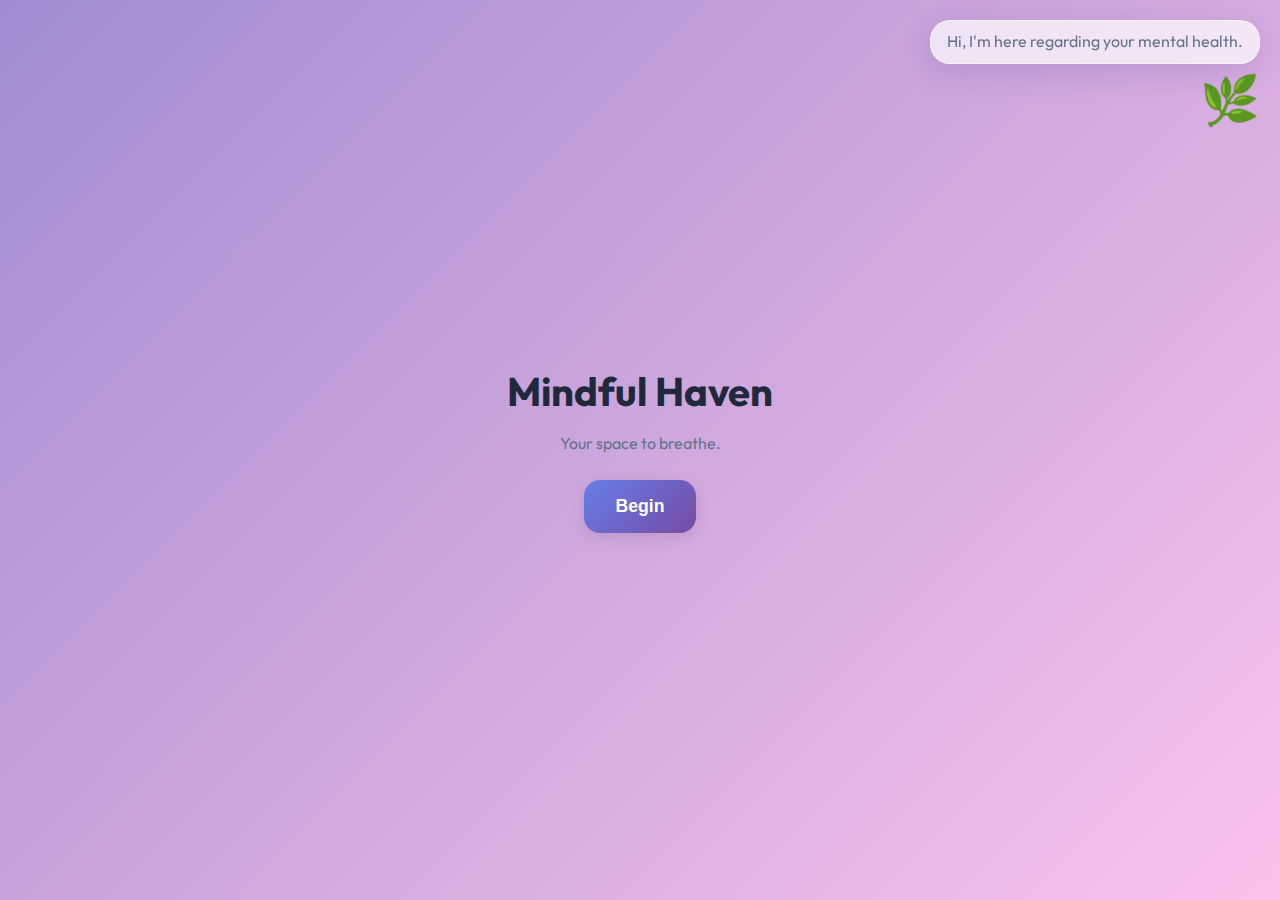
<file: music.html>
<!DOCTYPE html>
<html lang="en">

<head>
    <meta charset="UTF-8">
    <title>Music & Breathe - Mindful Haven</title>
    <link rel="stylesheet" href="style.css">
</head>

<body>
    <div style="padding: 20px;">
        <a href="dashboard.html" class="btn btn-ghost">← Back Home</a>
    </div>

    <div class="app-container" style="text-align: center;">
        <h1>Serenity Studio</h1>

        <div class="glass-card" style="margin-bottom: 2rem;">
            <h2>Breathing Exercise</h2>
            <div id="breathing-circle" class="breathing-circle"
                style="margin: 2rem auto; width: 150px; height: 150px; background: var(--primary); border-radius: 50%; opacity: 0.8; animation: breathe 4s infinite paused;">
            </div>
            <button class="btn" onclick="toggleBreathing()">Start / Pause</button>
        </div>

        <div class="glass-card" style="margin-bottom: 2rem;">
            <h2>Soundscapes</h2>
            <div style="display: flex; gap: 1rem; justify-content: center; flex-wrap: wrap;">
                <button class="btn btn-ghost" onclick="playSound('Rain')">🌧️ Rain</button>
                <button class="btn btn-ghost" onclick="playSound('Ocean')">🌊 Ocean</button>
                <button class="btn btn-ghost" onclick="playSound('Forest')">🌲 Forest</button>
            </div>
        </div>

        <div class="glass-card">
            <h2>Meditation Timer</h2>
            <div style="font-size: 3rem; margin: 1rem 0;">🧘</div>
            <button class="btn" onclick="startMeditationTimer(3)">3 Min</button>
            <button class="btn" onclick="startMeditationTimer(5)">5 Min</button>
            <button class="btn" onclick="startMeditationTimer(10)">10 Min</button>
            <p id="assistant-text" style="margin-top: 1rem;">Select a duration.</p>
        </div>
    </div>
    <script src="script.js"></script>
    <style>
        :root {
            --primary: #667eea;
        }

        @keyframes breathe {
            0% {
                transform: scale(1);
                opacity: 0.8;
            }

            50% {
                transform: scale(1.5);
                opacity: 0.4;
            }

            100% {
                transform: scale(1);
                opacity: 0.8;
            }
        }
    </style>
</body>

</html>
</file>
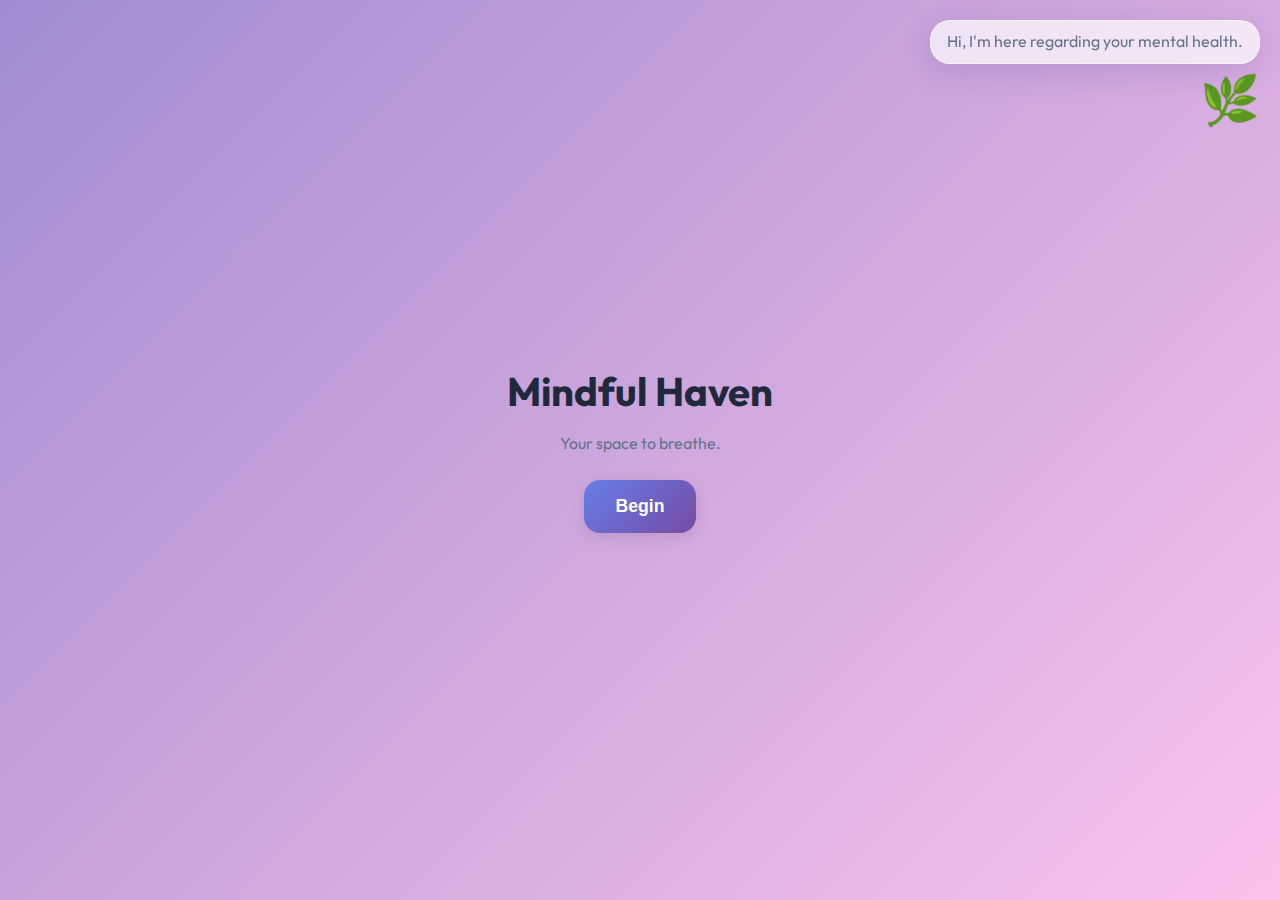
<file: stresstracker.html>
<!DOCTYPE html>
<html lang="en">

<head>
    <meta charset="UTF-8">
    <title>Stress Tracker - Mindful Haven</title>
    <link rel="stylesheet" href="style.css">
</head>

<body>
    <div style="padding: 20px;">
        <a href="dashboard.html" class="btn btn-ghost">← Back Home</a>
    </div>

    <div class="app-container" style="text-align: center;">
        <div class="glass-card">
            <h1>Stress Tracker</h1>
            <p>Tracking your journey to calm.</p>

            <div style="margin: 3rem 0;">
                <h2>Current Level</h2>
                <div style="font-size: 6rem; font-weight: bold; color: var(--primary);" id="current-stress">?</div>
            </div>

            <h3>Update Status</h3>
            <div class="stress-scale" style="justify-content: center; margin-top: 1rem;">
                <button class="scale-btn" onclick="selectStress(1)">1</button>
                <button class="scale-btn" onclick="selectStress(3)">3</button>
                <button class="scale-btn" onclick="selectStress(5)">5</button>
                <button class="scale-btn" onclick="selectStress(7)">7</button>
                <button class="scale-btn" onclick="selectStress(9)">9</button>
            </div>

            <p id="assistant-text" style="margin-top: 2rem;">Consistent checks help us learn.</p>
        </div>
    </div>
    <script src="script.js"></script>
    <script>
        document.addEventListener('DOMContentLoaded', () => {
            const level = AppState.user.stressLevel || '?';
            document.getElementById('current-stress').textContent = level;
        });
    </script>
</body>

</html>
</file>
<file: style.css>
/* 
   🌿 Mindful Haven - Premium Stress Relief
   Design System & Core Styles
*/

:root {
    /* Core Colors */
    --primary: #667eea;
    --secondary: #764ba2;
    --accent: #f093fb;
    --success: #4ade80;
    --text: #1e293b;
    --text-light: #64748b;
    --white: #ffffff;

    /* Neomorphism & Glassmorphism */
    --glass-bg: rgba(255, 255, 255, 0.7);
    --glass-border: rgba(255, 255, 255, 0.5);
    --glass-shadow: 0 8px 32px 0 rgba(31, 38, 135, 0.15);

    /* Default Background */
    --bg-gradient: linear-gradient(135deg, #a18cd1 0%, #fbc2eb 100%);

    /* Font */
    --font-main: 'Outfit', 'Segoe UI', sans-serif;
}

/* Profession Themes */
body.theme-student {
    --bg-gradient: linear-gradient(120deg, #84fab0 0%, #8fd3f4 100%);
    --primary: #4FACFE;
    --secondary: #00f2fe;
}

body.theme-teacher {
    --bg-gradient: linear-gradient(120deg, #f6d365 0%, #fda085 100%);
    --primary: #ff9a9e;
    --secondary: #fecfef;
}

/* Medical: Dark, Minimal, Trauma-Safe */
body.theme-medical {
    --bg-gradient: linear-gradient(to bottom, #0f172a 0%, #1e293b 100%);
    --primary: #3b82f6;
    --secondary: #60a5fa;
    --text: #f8fafc;
    --text-light: #94a3b8;
    --glass-bg: rgba(15, 23, 42, 0.8);
    --glass-border: rgba(255, 255, 255, 0.05);
}

/* Crisis Mode: Emergency Overlay */
body.mode-crisis {
    --bg-gradient: linear-gradient(to bottom, #000000 0%, #450a0a 100%);
    --text: #f0fdf4;
    --glass-bg: rgba(0, 0, 0, 0.8);
}

* {
    margin: 0;
    padding: 0;
    box-sizing: border-box;
}

body {
    font-family: var(--font-main);
    background: var(--bg-gradient);
    min-height: 100vh;
    color: var(--text);
    overflow-x: hidden;
    transition: background 1s ease;
}

/* Utilities */
.hidden {
    display: none !important;
}

.fade-in {
    animation: fadeIn 0.8s ease forwards;
}

@keyframes fadeIn {
    from {
        opacity: 0;
        transform: translateY(20px);
    }

    to {
        opacity: 1;
        transform: translateY(0);
    }
}

/* Container */
.app-container {
    max-width: 1200px;
    margin: 0 auto;
    padding: 2rem;
    min-height: 100vh;
    display: flex;
    flex-direction: column;
    justify-content: center;
}

/* Glass Card */
.glass-card {
    background: var(--glass-bg);
    backdrop-filter: blur(12px);
    -webkit-backdrop-filter: blur(12px);
    border: 1px solid var(--glass-border);
    border-radius: 24px;
    padding: 2.5rem;
    box-shadow: var(--glass-shadow);
}

/* Typography */
h1 {
    font-size: 2.5rem;
    font-weight: 700;
    margin-bottom: 1rem;
    line-height: 1.2;
}

h2 {
    font-size: 1.8rem;
    margin-bottom: 1.5rem;
}

p {
    line-height: 1.6;
    color: var(--text-light);
    margin-bottom: 1.5rem;
}

/* Buttons */
.btn {
    padding: 1rem 2rem;
    border: none;
    border-radius: 16px;
    background: linear-gradient(135deg, var(--primary), var(--secondary));
    color: white;
    font-size: 1.1rem;
    font-weight: 600;
    cursor: pointer;
    transition: all 0.3s ease;
    box-shadow: 0 4px 15px rgba(0, 0, 0, 0.1);
}

.btn:hover {
    transform: translateY(-3px);
    box-shadow: 0 8px 25px rgba(0, 0, 0, 0.2);
}

.btn-ghost {
    background: transparent;
    border: 2px solid var(--primary);
    color: var(--primary);
}

/* Inputs */
input,
select {
    width: 100%;
    padding: 1rem;
    border: 2px solid transparent;
    border-radius: 12px;
    background: rgba(255, 255, 255, 0.5);
    font-size: 1rem;
    margin-bottom: 1rem;
    transition: all 0.3s;
}

input:focus,
select:focus {
    outline: none;
    background: white;
    border-color: var(--primary);
}

/* 
    STEP 1: Entry "Friend Assistant" 
*/
.assistant-avatar {
    width: 120px;
    height: 120px;
    border-radius: 50%;
    background: white;
    margin: 0 auto 2rem;
    display: flex;
    align-items: center;
    justify-content: center;
    font-size: 3rem;
    box-shadow: 0 10px 30px rgba(0, 0, 0, 0.1);
    animation: float 6s ease-in-out infinite;
}

@keyframes float {
    0% {
        transform: translateY(0px);
    }

    50% {
        transform: translateY(-15px);
    }

    100% {
        transform: translateY(0px);
    }
}

/* 
    STEP 4: Stress Scale 
*/
.stress-scale {
    display: flex;
    justify-content: space-between;
    margin: 2rem 0;
    position: relative;
    padding: 0 10px;
}

.scale-btn {
    width: 40px;
    height: 40px;
    border-radius: 50%;
    border: 2px solid var(--primary);
    background: white;
    color: var(--primary);
    font-weight: bold;
    cursor: pointer;
    transition: all 0.2s;
}

.scale-btn:hover,
.scale-btn.active {
    background: var(--primary);
    color: white;
    transform: scale(1.2);
}

/* 
    Dashboard Grid 
*/
.dashboard-grid {
    display: grid;
    grid-template-columns: 280px 1fr;
    gap: 2rem;
    min-height: 80vh;
}

.sidebar {
    height: 100%;
}

.main-content {
    overflow-y: auto;
}

.feature-grid {
    display: grid;
    grid-template-columns: repeat(auto-fit, minmax(250px, 1fr));
    gap: 1.5rem;
}

/* Features */
.breathing-circle {
    width: 150px;
    height: 150px;
    border-radius: 50%;
    background: linear-gradient(135deg, var(--primary), var(--secondary));
    margin: 2rem auto;
    opacity: 0.8;
}

/* Responsive */
@media (max-width: 768px) {
    .dashboard-grid {
        grid-template-columns: 1fr;
    }

    .sidebar {
        display: none;
        /* Mobile menu to be implemented */
    }
}
</file>
